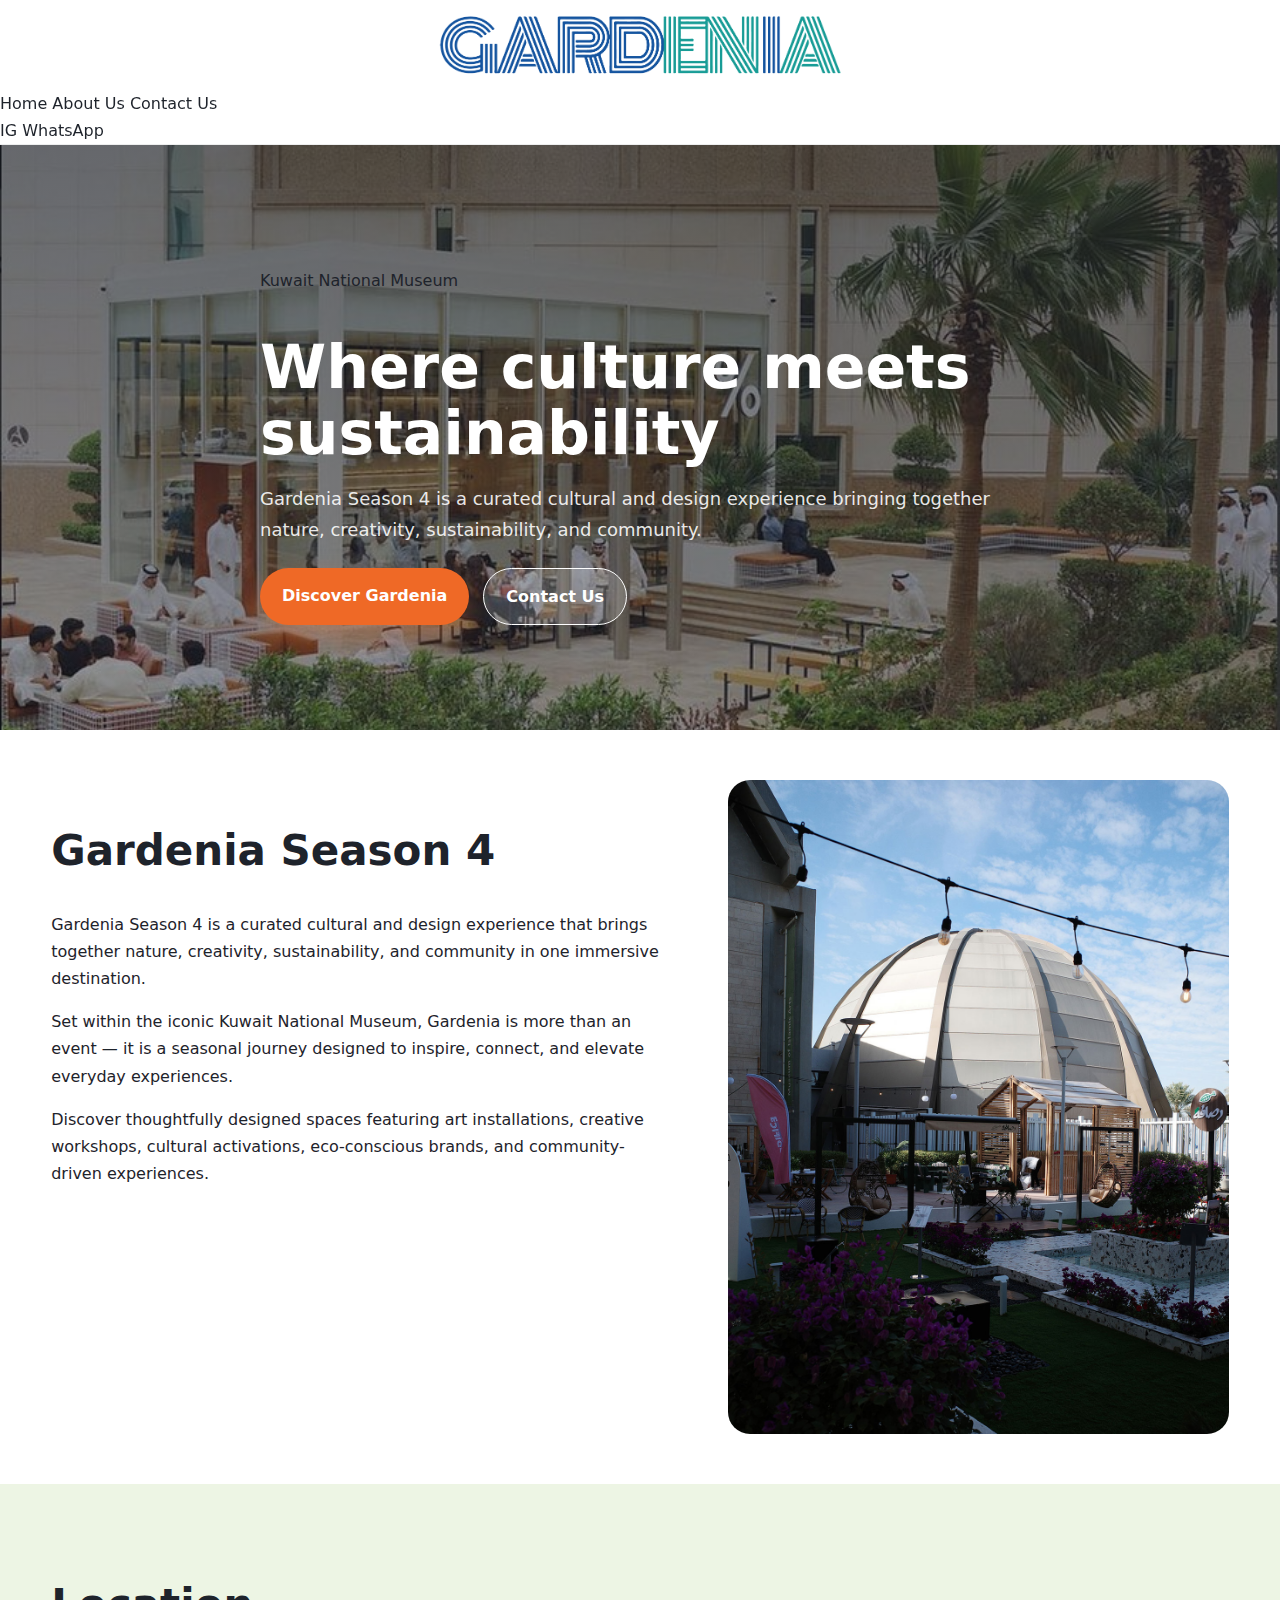
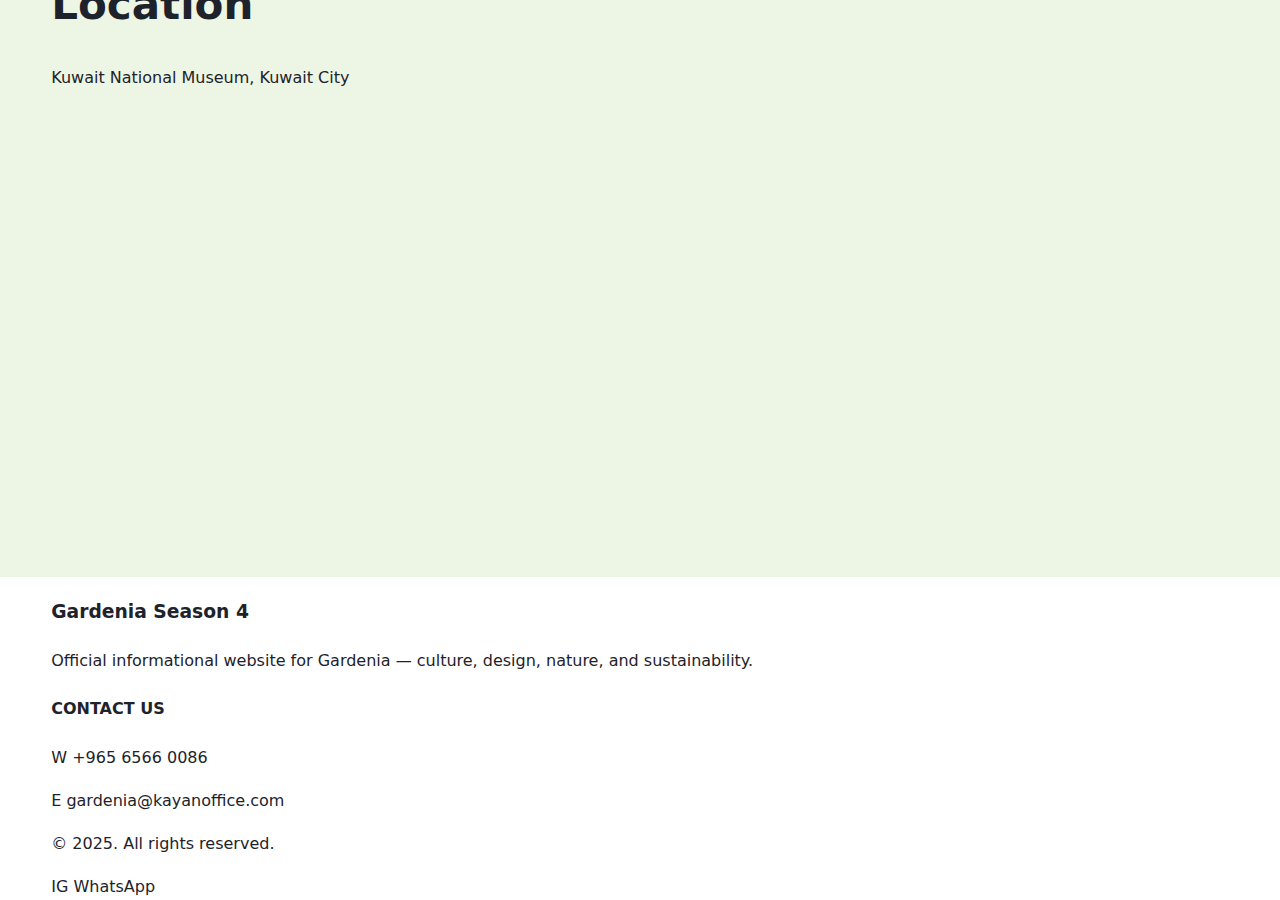
<file: index.html>
<!DOCTYPE html>
<html lang="en">
<head>
  <meta charset="UTF-8" />
  <title>Visit Gardenia | Gardenia Season 4</title>
  <meta name="viewport" content="width=device-width, initial-scale=1" />
  <meta name="description" content="Gardenia Season 4 – A curated cultural and design experience at the Kuwait National Museum." />
  <link rel="stylesheet" href="assets/css/style.css" />
</head>

<body>

<header class="site-header">
  <div class="header-container">

    <div class="header-left">
      <img src="assets/images/gardenia-logo.png" alt="Gardenia" class="logo" />
    </div>

    <nav class="header-center" aria-label="Main navigation">
      <a class="active" href="index.html">Home</a>
      <a href="about.html">About Us</a>
      <a href="contact.html">Contact Us</a>
    </nav>

    <div class="header-right">
      <a href="https://www.instagram.com/visitgardenia" target="_blank" rel="noopener" aria-label="Instagram">IG</a>
      <a href="https://wa.me/96565660086" target="_blank" rel="noopener" aria-label="WhatsApp">WhatsApp</a>
    </div>

  </div>
</header>

<main>

  <section class="hero hero--image">
    <div class="hero-overlay">
      <div class="container hero-content">
        <p class="eyebrow">Kuwait National Museum</p>
        <h1>Where culture meets sustainability</h1>
        <p class="hero-lead">
          Gardenia Season 4 is a curated cultural and design experience bringing together nature,
          creativity, sustainability, and community.
        </p>

        <div class="hero-actions">
          <a class="btn btn-primary" href="about.html">Discover Gardenia</a>
          <a class="btn btn-ghost" href="contact.html">Contact Us</a>
        </div>
      </div>
    </div>
  </section>

  <section class="section">
    <div class="container grid-2">
      <div>
        <h2 class="section-title">Gardenia Season 4</h2>
        <p class="section-lead">
          Gardenia Season 4 is a curated cultural and design experience that brings together nature,
          creativity, sustainability, and community in one immersive destination.
        </p>
        <p>
          Set within the iconic Kuwait National Museum, Gardenia is more than an event — it is a seasonal
          journey designed to inspire, connect, and elevate everyday experiences.
        </p>
        <p>
          Discover thoughtfully designed spaces featuring art installations, creative workshops, cultural
          activations, eco-conscious brands, and community-driven experiences.
        </p>
      </div>

      <div class="media-card">
        <img src="assets/images/about-gardenia.jpg" alt="Gardenia Experience" />
        <div class="media-caption">A seasonal cultural destination</div>
      </div>
    </div>
  </section>

  <section class="section section-soft">
    <div class="container">
      <h2 class="section-title">Location</h2>
      <p class="section-lead">Kuwait National Museum, Kuwait City</p>

      <div class="map-container">
        <iframe
          src="https://www.google.com/maps?q=Kuwait%20National%20Museum&output=embed"
          loading="lazy"
          title="Kuwait National Museum">
        </iframe>
      </div>
    </div>
  </section>

</main>

<footer class="site-footer">

  <div class="footer-top container">

    <!-- LEFT SIDE -->
    <div class="footer-left">
      <h3>Gardenia Season 4</h3>
      <p>
        Official informational website for Gardenia — culture, design,
        nature, and sustainability.
      </p>
    </div>

    <!-- RIGHT SIDE -->
    <div class="footer-right">
      <h4>CONTACT US</h4>

      <p>
        <span class="footer-label">W</span>
        <a href="https://wa.me/96565660086" target="_blank">
          +965 6566 0086
        </a>
      </p>

      <p>
        <span class="footer-label">E</span>
        <a href="mailto:gardenia@kayanoffice.com">
          gardenia@kayanoffice.com
        </a>
      </p>
    </div>

  </div>

  <div class="footer-bottom container">
    <p class="footer-copy">© 2025. All rights reserved.</p>

    <div class="footer-social">
      <a href="https://www.instagram.com/visitgardenia" target="_blank">IG</a>
      <a href="https://wa.me/96565660086" target="_blank">WhatsApp</a>
    </div>
  </div>

</footer>


</body>
</html>
</file>
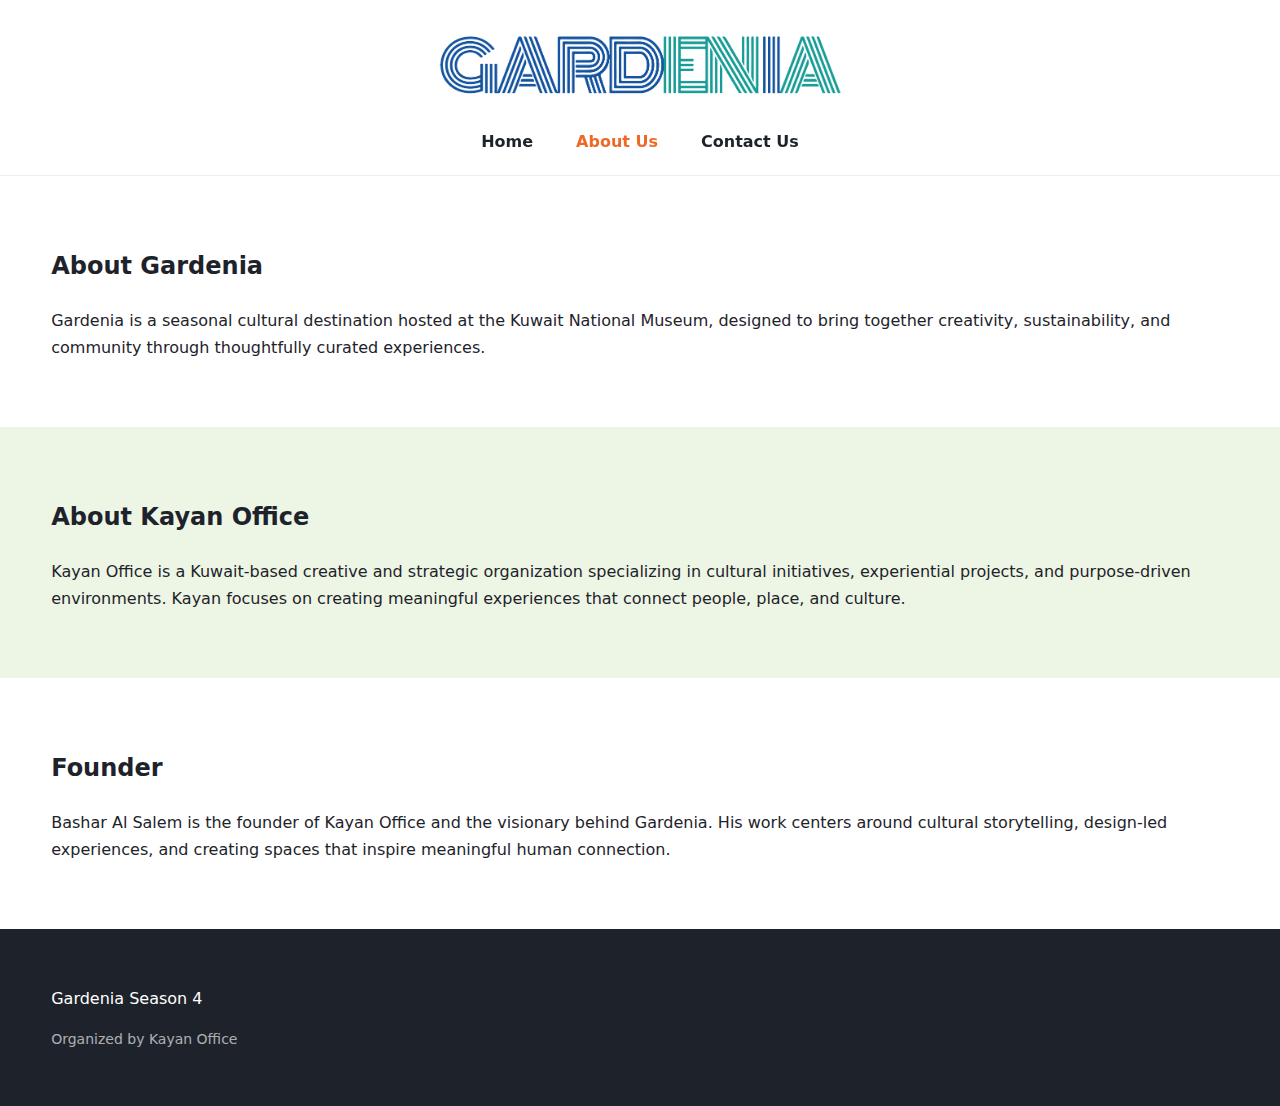
<file: about.html>
<!DOCTYPE html>
<html lang="en">
<head>
  <meta charset="utf-8">
  <meta name="viewport" content="width=device-width, initial-scale=1">
  <title>About Us | Gardenia Season 4</title>
  <link rel="stylesheet" href="assets/css/style.css">
</head>

<body>

<header class="site-header">
  <div class="logo-wrapper">
    <img src="assets/images/gardenia-logo.png" class="logo" alt="Gardenia Logo">
  </div>

  <nav class="main-nav">
    <a href="index.html">Home</a>
    <a href="about.html" class="active">About Us</a>
    <a href="contact.html">Contact Us</a>
  </nav>
</header>

<main>

<section class="section">
  <div class="container">
    <h2>About Gardenia</h2>
    <p>
      Gardenia is a seasonal cultural destination hosted at the Kuwait National Museum,
      designed to bring together creativity, sustainability, and community through
      thoughtfully curated experiences.
    </p>
  </div>
</section>

<section class="section section-soft">
  <div class="container">
    <h2>About Kayan Office</h2>
    <p>
      Kayan Office is a Kuwait-based creative and strategic organization specializing in
      cultural initiatives, experiential projects, and purpose-driven environments.
      Kayan focuses on creating meaningful experiences that connect people, place, and culture.
    </p>
  </div>
</section>

<section class="section">
  <div class="container">
    <h2>Founder</h2>
    <p>
      Bashar Al Salem is the founder of Kayan Office and the visionary behind Gardenia.
      His work centers around cultural storytelling, design-led experiences, and creating
      spaces that inspire meaningful human connection.
    </p>
  </div>
</section>

</main>

<footer class="footer">
  <div class="container">
    <p>Gardenia Season 4</p>
    <p class="muted">Organized by Kayan Office</p>
  </div>
</footer>

</body>
</html>
</file>
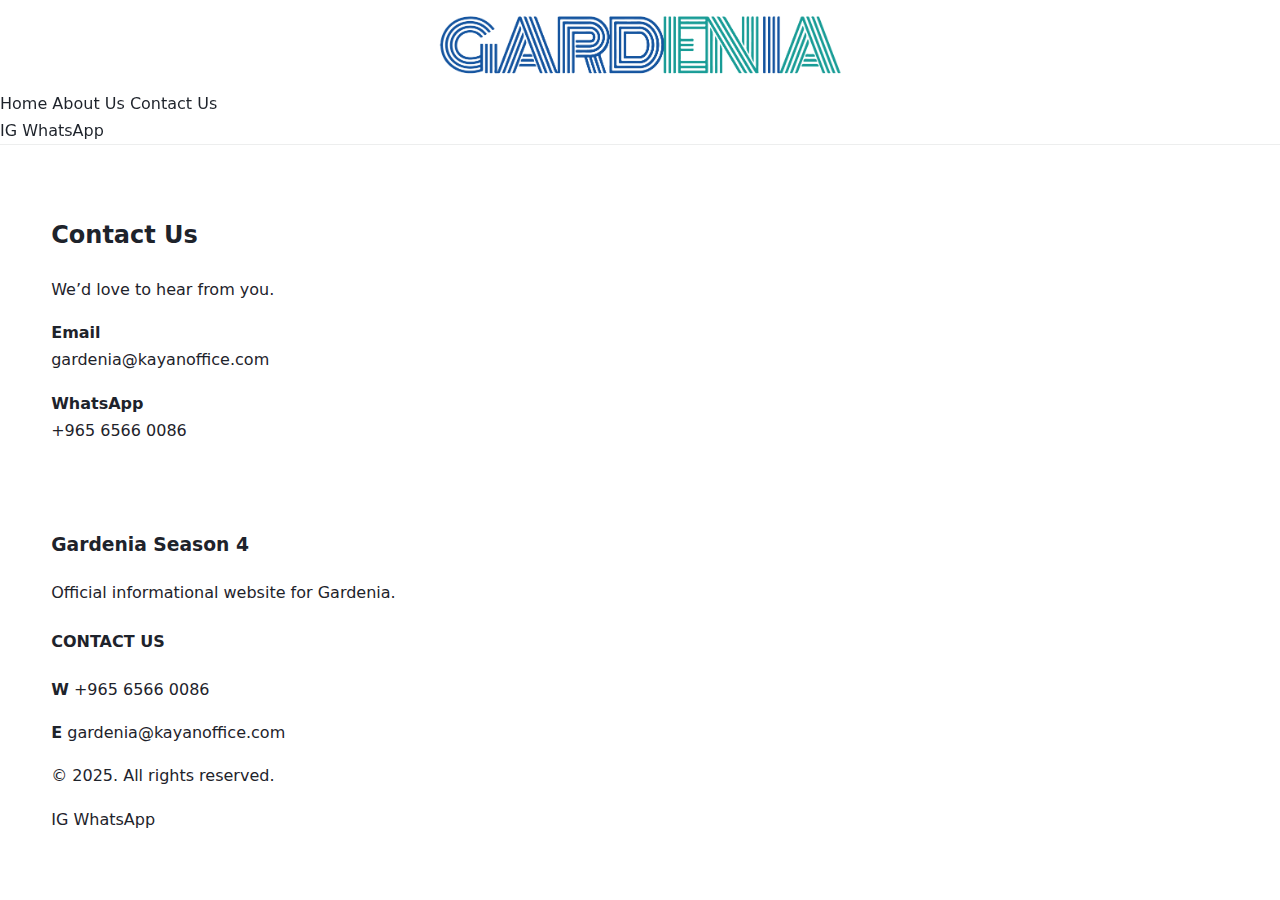
<file: contact.html>
<!DOCTYPE html>
<html lang="en">
<head>
  <meta charset="UTF-8">
  <title>Contact Us | Gardenia Season 4</title>
  <meta name="viewport" content="width=device-width, initial-scale=1">
  <link rel="stylesheet" href="assets/css/style.css">
</head>

<body>

<header class="site-header">
  <div class="header-container">
    <div class="header-left">
      <img src="assets/images/gardenia-logo.png" class="logo">
    </div>

    <nav class="header-center">
      <a href="index.html">Home</a>
      <a href="about.html">About Us</a>
      <a class="active" href="contact.html">Contact Us</a>
    </nav>

    <div class="header-right">
      <a href="https://www.instagram.com/visitgardenia">IG</a>
      <a href="https://wa.me/96565660086">WhatsApp</a>
    </div>
  </div>
</header>

<main>
<section class="section soft">
  <div class="container">
    <h2>Contact Us</h2>
    <p>We’d love to hear from you.</p>

    <div class="contact-card">
      <p><strong>Email</strong><br>gardenia@kayanoffice.com</p>
      <p><strong>WhatsApp</strong><br>+965 6566 0086</p>
    </div>
  </div>
</section>
</main>

<footer class="site-footer">
  <div class="footer-top container">
    <div class="footer-left">
      <h3>Gardenia Season 4</h3>
      <p>Official informational website for Gardenia.</p>
    </div>
    <div class="footer-right">
      <h4>CONTACT US</h4>
      <p><strong>W</strong> +965 6566 0086</p>
      <p><strong>E</strong> gardenia@kayanoffice.com</p>
    </div>
  </div>

  <div class="footer-bottom container">
    <p>© 2025. All rights reserved.</p>
    <div class="footer-social">
      <a href="#">IG</a>
      <a href="#">WhatsApp</a>
    </div>
  </div>
</footer>

</body>
</html>
</file>
<file: assets/css/style.css>
/* ======================================================
   VISIT GARDENIA – BRAND LED DESIGN SYSTEM
   CLEAN & STABLE VERSION
   ====================================================== */

/* ================= VARIABLES ================= */

:root {
  --orange: #EF6926;
  --green: #AAD160;
  --grey: #757B87;
  --teal: #5CC5BF;
  --purple: #9C298F;

  --ink: #1e232b;
  --white: #ffffff;

  --bg-main: #ffffff;
  --bg-soft: #F4F7F2;
  --bg-green-soft: #EDF5E4;

  --border: rgba(30,35,43,0.08);
  --shadow-soft: 0 18px 40px rgba(0,0,0,0.06);
  --shadow-strong: 0 30px 80px rgba(0,0,0,0.12);

  --radius: 22px;
}

/* ================= RESET ================= */

* {
  box-sizing: border-box;
}

html, body {
  margin: 0;
  padding: 0;
}

body {
  font-family: system-ui, -apple-system, "Segoe UI", Roboto, Arial, sans-serif;
  background: var(--bg-main);
  color: var(--ink);
  line-height: 1.7;
}

img {
  max-width: 100%;
  display: block;
}

a {
  text-decoration: none;
  color: inherit;
}

/* ================= LAYOUT ================= */

.container {
  width: min(1200px, 92%);
  margin: auto;
}

/* ================= HEADER ================= */

.site-header {
  position: sticky;
  top: 0;
  z-index: 100;
  background: rgba(255,255,255,0.92);
  backdrop-filter: blur(12px);
  border-bottom: 1px solid var(--border);
}

.logo-wrapper {
  display: flex;
  justify-content: center;
  align-items: center;
  padding-top: 20px;   /* 👈 increase this */
  padding-bottom: 12px;
}


.logo {
  height: 90px;        /* adjust size here */
  width: auto;         /* ✅ preserves ratio */
  max-width: 100%;
  object-fit: contain; /* safety */
  display: block;
  margin: 0 auto;
}


.main-nav {
  display: flex;
  justify-content: center;
  gap: 35px;
  padding-bottom: 14px;
}

.main-nav a {
  font-weight: 600;
  padding: 6px 4px;
}

.main-nav a.active,
.main-nav a:hover {
  color: var(--orange);
}

/* ================= HERO ================= */

.hero--image {
  position: relative;
  height: 65vh;
  background: url("../images/hero-gardenia.jpg") center / cover no-repeat;
}

.hero-overlay {
  position: absolute;
  inset: 0;
  background: linear-gradient(
    rgba(30,35,43,0.65),
    rgba(30,35,43,0.45)
  );
  display: flex;
  align-items: center;
}

.hero-content {
  max-width: 760px;
}

.hero-content h1 {
  color: var(--white);
  font-size: clamp(36px, 5vw, 60px);
  line-height: 1.1;
  margin-bottom: 14px;
}

.hero-lead {
  color: rgba(255,255,255,0.9);
  font-size: 18px;
  margin-bottom: 22px;
}

/* ================= BUTTONS ================= */

.hero-actions {
  display: flex;
  gap: 14px;
  flex-wrap: wrap;
}

.btn {
  padding: 14px 22px;
  border-radius: 999px;
  font-weight: 700;
  display: inline-block;
  text-align: center;
}

.btn-primary {
  background: var(--orange);
  color: white;
  box-shadow: 0 12px 28px rgba(239,105,38,0.35);
}

.btn-ghost {
  background: rgba(255,255,255,0.18);
  color: white;
  border: 1px solid white;
}

/* ================= QUICK INFO ================= */

.quick-info {
  margin-top: 22px;
  display: grid;
  grid-template-columns: repeat(3, 1fr);
  gap: 14px;
}

.qi-item {
  background: rgba(255,255,255,0.15);
  border: 1px solid rgba(255,255,255,0.25);
  padding: 14px;
  border-radius: 16px;
  backdrop-filter: blur(6px);
}

.qi-label {
  font-size: 12px;
  text-transform: uppercase;
  color: rgba(255,255,255,0.7);
  font-weight: 700;
}

.qi-value {
  color: white;
  font-weight: 700;
}

/* ================= SECTIONS ================= */

.section {
  padding: 50px 0;
}

.section-soft {
  background: var(--bg-green-soft);
}

.section-title {
  font-size: 42px;
  margin-bottom: 24px;
}

/* ================= GRID ================= */

.grid-2 {
  display: grid;
  grid-template-columns: 1.1fr 0.9fr;
  gap: 64px;
}

/* ================= MEDIA CARD ================= */

.media-card {
  border-radius: var(--radius);
  overflow: hidden;
}

.media-card img {
  width: 100%;
  height: 100%;
  object-fit: cover;
}

/* ================= STORY IMAGE ================= */

.story-image {
  display: flex;
  justify-content: center;
  align-items: center;
}

.story-image img {
  max-width: 420px;
  width: 100%;
  border-radius: 24px;
  box-shadow: var(--shadow-strong);
}

/* ================= FOOTER ================= */

.footer {
  background: #1e232b;
  color: white;
  padding: 40px 0;
}

.footer-center {
  display: flex;
  justify-content: center;
  align-items: center;
  gap: 14px;
  flex-wrap: wrap;
  text-align: center;
}

.footer-social img {
  width: 20px;
  height: 20px;
  opacity: 0.75;
  transition: 0.25s;
}

.footer-social:hover img {
  opacity: 1;
  transform: translateY(-2px);
}

.muted {
  color: rgba(255,255,255,0.65);
  font-size: 14px;
}

/* ================= MOBILE ================= */

@media (max-width: 768px) {

  .hero--image {
    height: 70vh;
    background-position: center 30%;
  }

  .hero-content h1 {
    font-size: 32px;
  }

  .hero-lead {
    font-size: 16px;
  }

  .hero-actions {
    flex-direction: column;
    gap: 8px;
    align-items: center;
  }

  .hero-actions .btn {
    width: 100%;
    max-width: 280px;
    padding: 8px 14px;
    border-radius: 14px;
    font-size: 14px;
  }

  .quick-info {
    grid-template-columns: 1fr;
    gap: 10px;
    justify-items: center;
  }

  .qi-item {
    width: 100%;
    max-width: 300px;
    padding: 8px 12px;
    border-radius: 12px;
  }

  .grid-2 {
    grid-template-columns: 1fr;
  }

  .footer-center {
    flex-direction: column;
    gap: 10px;
  }
}

/* ================= LOCATION SECTION SPACING FIX ================= */

.section-location {
  padding-top: 0px;     /* reduce space above */
  padding-bottom: 32px;  /* reduce space below */
}

.section-location h2 {
  margin-top: 0;
  margin-bottom: 6px;    /* tight heading spacing */
}

.section-location p {
  margin-top: 4px;
  margin-bottom: 12px;  /* reduce gap before map */
}

.section-location .map-container {
  margin-top: 8px;      /* pull map closer */
}

.map-container {
  width: 100%;
  max-width: 100%;
  height: 420px;
  border-radius: 18px;
  overflow: hidden;
}
.map-container iframe {
  width: 100%;
  height: 100%;
  border: 0;
}
</file>
